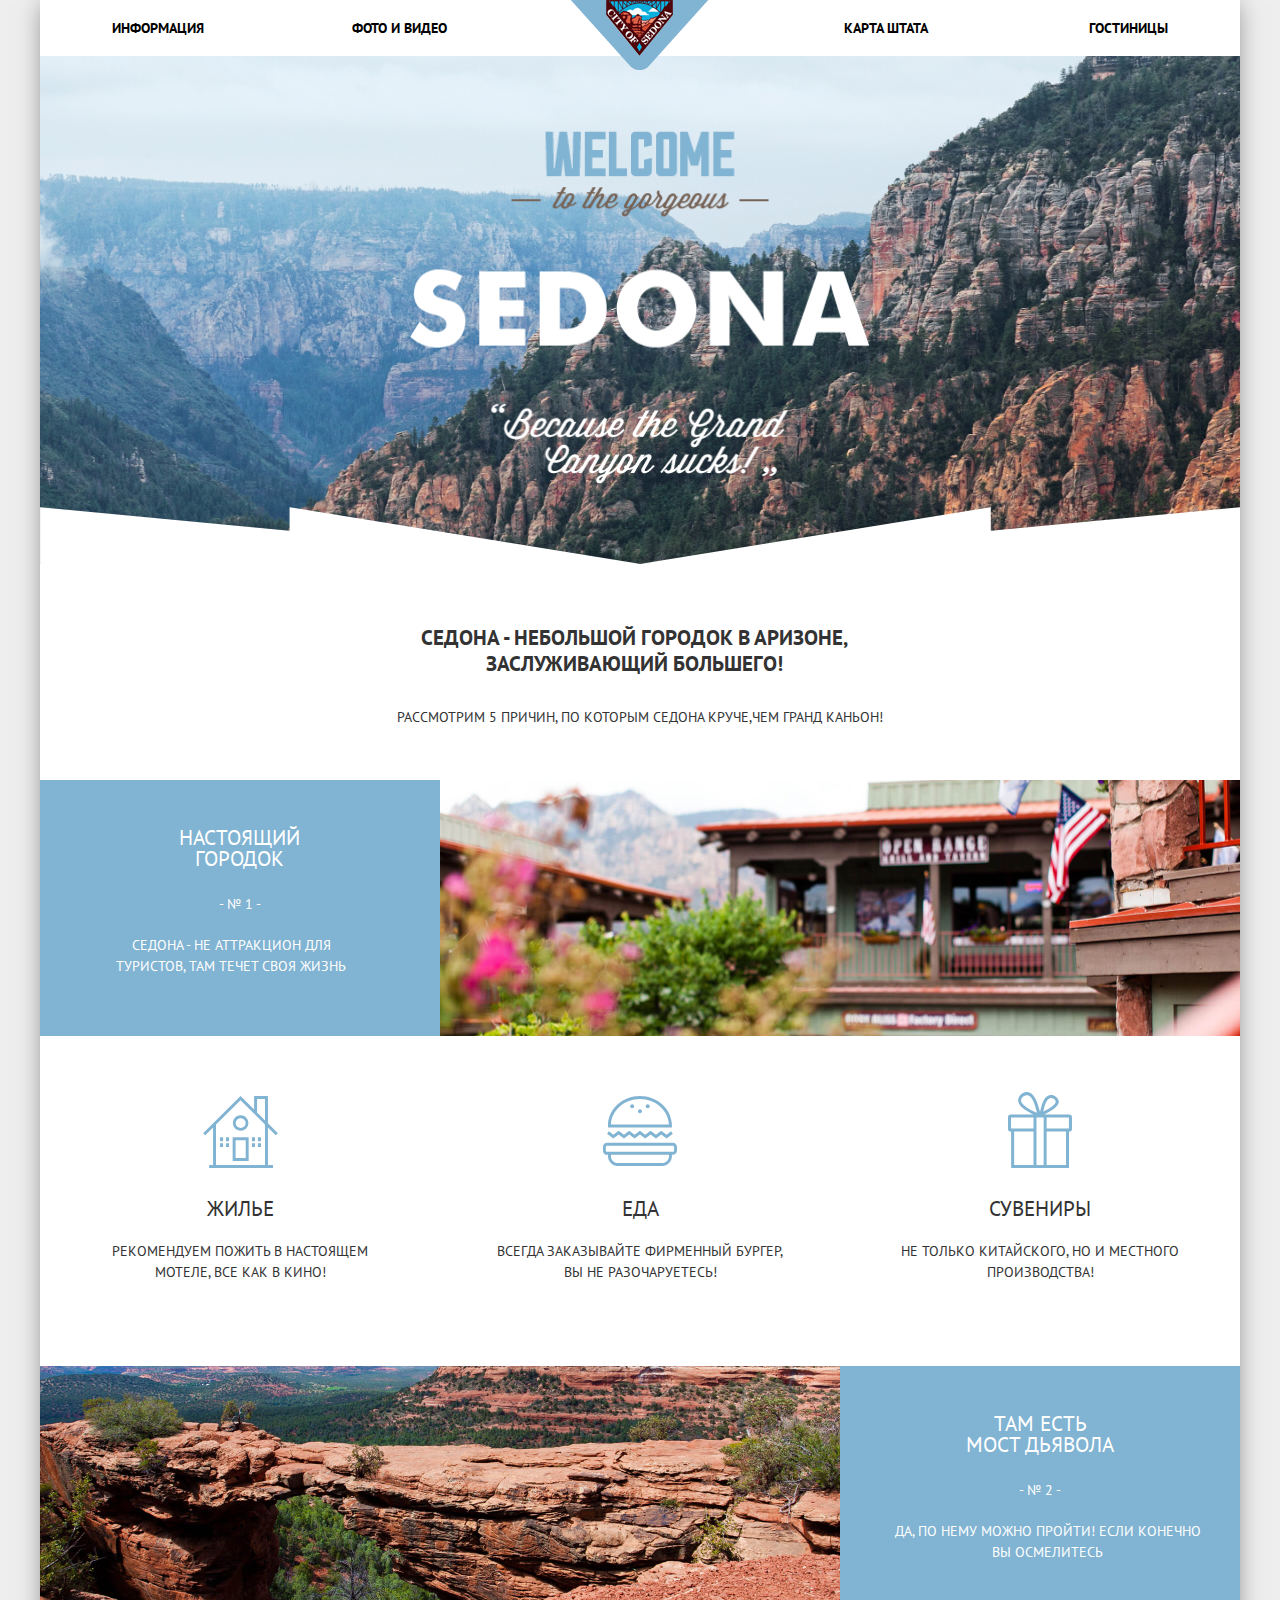
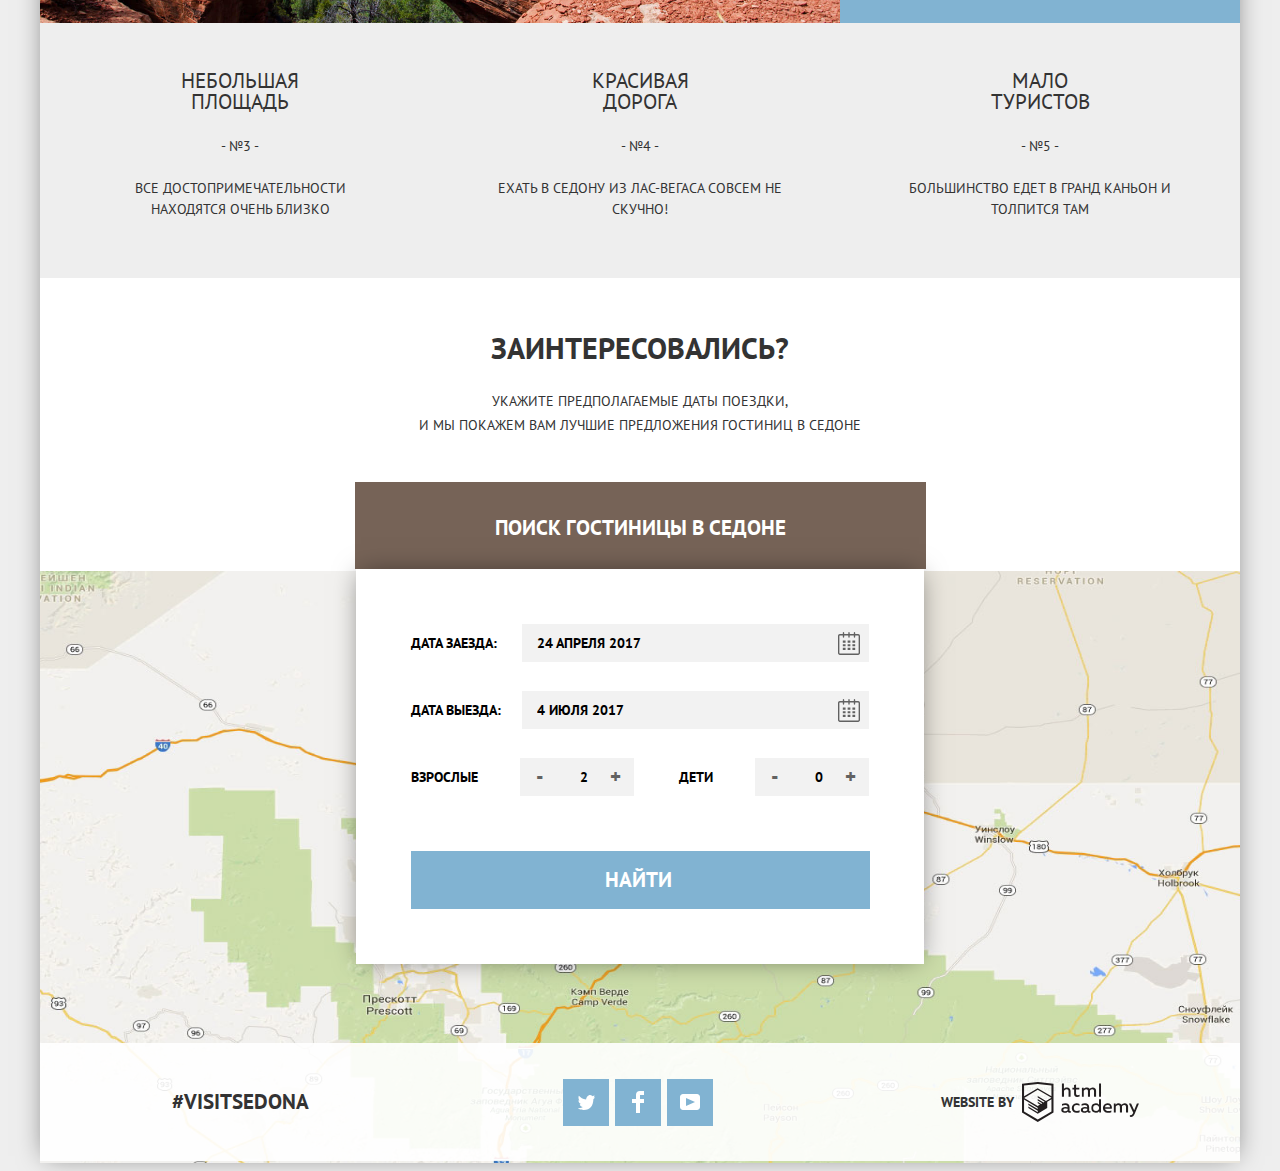
<file: index.html>
<!DOCTYPE html>
<html lang="ru">

<head>
  <meta charset="utf-8">
  <title>Welcome to Sedona!</title>
  <link href="https://fonts.googleapis.com/css?family=PT+Sans:400,700&amp;subset=cyrillic" rel="stylesheet">
  <link href="css/normalize.min.css" rel="stylesheet">
  <link href="css/style.min.css" rel="stylesheet">
</head>

<body>
  <header class="main-header">
    <nav class="main-navigation">
      <a class="main-header-logo">
        <img src="img/sedona_main_logo.png" width="138" height="70" alt="Логотип города Седона">
      </a>
      <ul class="navigation-menu">
        <li class="navigation-menu-item">
          <a href="info.html">Информация</a>
        </li>
        <li class="navigation-menu-item">
          <a href="foto-video.html">Фото и видео</a>
        </li>
        <li class="navigation-menu-item">
          <a href="state-map.html">Карта штата</a>
        </li>
        <li class="navigation-menu-item">
          <a href="hotels.html">Гостиницы</a>
        </li>
      </ul>
    </nav>
  </header>

  <main class="container">
    <h1 class="visually-hidden">Городок Седона</h1>
    <div class="welcome-sedona">
      <img class="sedona-inscription" src="img/index_welcome_to_the_gorgeous_sedona_inscription.png" alt="Welcome to the forgeous Sedona"
        width="460" height="350">
    </div>

    <section class="introduction-sedona">
      <h2 class="visually-hidden">Что вам стоит знать о Седоне</h2>
      <h3>Седона - небольшой городок в Аризоне, заслуживающий большего!</h3>
      <p>Рассмотрим 5 причин, по которым Седона круче,чем Гранд Каньон!</p>
    </section>

    <section class="features">
      <h2 class="visually-hidden">Преимущества Седоны</h2>
      <figure class="feature feature-pictured-numbered pictured-right">
        <figcaption>Настоящий городок</figcaption>
        <span>№ 1</span>
        <p>Седона - не аттракцион для туристов, там течет своя жизнь</p>
        <img src="img/town_1_feature.jpg" width="800" height="400" alt="Настоящий городок Седона">
      </figure>
      <div class="feature-iconed-wrapper">
        <figure class="feature feature-iconed home">
          <figcaption>Жилье</figcaption>
          <p>Рекомендуем пожить в настоящем мотеле, все как в кино!</p>
        </figure>

        <figure class="feature feature-iconed food">
          <figcaption>Еда</figcaption>
          <p>Всегда заказывайте фирменный бургер, вы не разочаруетесь!</p>
        </figure>

        <figure class="feature feature-iconed souvenirs">
          <figcaption>Сувениры</figcaption>
          <p>Не только китайского, но и местного производства!</p>
        </figure>
      </div>
      <figure class="feature feature-pictured-numbered pictured-left">
        <figcaption>Там есть
          <br>Мост Дьявола</figcaption>
        <span>№ 2</span>
        <p>Да, по нему можно пройти! Если конечно вы осмелитесь</p>
        <img src="img/bridge_2_feature.jpg" width="800" height="400" alt="Настоящий городок Седона">
      </figure>
      <div class="feature-unpictured-wrapper">
        <figure class="feature feature-unpictured-numbered">
          <figcaption>Небольшая площадь</figcaption>
          <span>№3</span>
          <p>Все достопримечательности находятся очень близко</p>
        </figure>

        <figure class="feature feature-unpictured-numbered">
          <figcaption>Красивая дорога</figcaption>
          <span>№4</span>
          <p>Ехать в Седону из Лас-Вегаса совсем не скучно!</p>
        </figure>

        <figure class="feature feature-unpictured-numbered">
          <figcaption>Мало туристов</figcaption>
          <span>№5</span>
          <p>Большинство едет в Гранд Каньон и толпится там</p>
        </figure>
      </div>
    </section>

    <section class="booking">
      <div class="booking-wrapper">
        <h2>Заинтересовались?</h2>
        <p class="booking-info">Укажите предполагаемые даты поездки,
          <br>и мы покажем вам лучшие предложения гостиниц в Седоне</p>
      </div>
      <button class="button search-hotels-button" name="booking-button" type="button">Поиск гостиницы в Седоне</button>
    </section>

    <section class="booking-form">
      <h2 class="visually-hidden">Поиск гостиницы в Седоне</h2>

      <form class="booking-box" method="get" action="https://echo.htmlacademy.ru">
        <div class="booking-item-date">
          <label for="checkin-date">Дата заезда: </label>
          <input type="text" name="date" id="checkin-date" value="" placeholder="24 апреля 2017">
          <button class="button calendar-button" name="calendar-button" title="выбрать дату заезда" type="button"></button>
        </div>

        <div class="booking-item-date">
          <label for="checkout-date">Дата выезда: </label>
          <input type="text" name="date" id="checkout-date" value="" placeholder="4 июля 2017">
          <button class="button calendar-button" name="calendar-button" title="выбрать дату отъезда" type="button"></button>
        </div>

        <div class="booking-item-number-wrapper">
          <div class="booking-item-number">
            <label for="number-of-adults">Взрослые
              <span class="visually-hidden"> Выбрать количество взрослых </span>
            </label>
            <button class="button button-minus" type="button" title="уменьшить количество взрослых на одного">-</button>
            <input type="text" name="adults" id="number-of-adults" value="2" placeholder="1">
            <button class="button button-plus" type="button" title="увеличить количество взрослых на одного">+</button>
          </div>

          <div class="booking-item-number">
            <label for="number-of-children">Дети
              <span class="visually-hidden"> Выбрать количество детей </span>
            </label>
            <button class="button button-minus" type="button" title="уменьшить количество детей на одного">-</button>
            <input type="text" name="children" id="number-of-children" value="0" placeholder="0">
            <button class="button button-plus" type="button" title="увеличить количество детей на одного">+</button>
          </div>
        </div>

        <button class="booking-button button" type="submit">Найти</button>
      </form>
    </section>

    <section class="map">
      <h2 class="visually-hidden">Карта проезда</h2>
      <iframe src="https://www.google.com/maps/embed?pb=!1m18!1m12!1m3!1d52385.18052164921!2d-111.83024376169357!3d34.85437335641882!2m3!1f0!2f0!3f0!3m2!1i1024!2i768!4f13.1!3m3!1m2!1s0x872da132f942b00d%3A0x5548c523fa6c8efd!2z0KHQtdC00L7QvdCwLCDQkNGA0LjQt9C-0L3QsCA4NjMzNiwg0KHQqNCQ!5e0!3m2!1sru!2sru!4v1512229454533"
        width="1200" height="592" style="border:0" allowfullscreen></iframe>
      <p>
        <img src="img/index_map.jpg" width="1200" height="592" alt="Схема проезда">
      </p>
    </section>
  </main>

  <footer class="main-footer">
    <div class="footer-wrapper">
      <div class="footer-hashtag"> #visitsedona</div>
      <div class="footer-social">
        <ul>
          <li>
            <a class="social-icon twitter-icon hide-text" href="#">Twitter</a>
          </li>

          <li>
            <a class="social-icon fb-icon hide-text" href="#">Facebook</a>
          </li>

          <li>
            <a class="social-icon youtube-icon hide-text" href="#">Youtube</a>
          </li>
        </ul>
      </div>

      <p class="footer-copyright">
        <b>Website by </b>
        <a class="html-logo hide-text" href="https://htmlacademy.ru/intensive/htmlcss">HTMLACADEMY</a>
      </p>
    </div>
  </footer>
  <script src="js/modal-popup.min.js"></script>
</body>

</html>
</file>
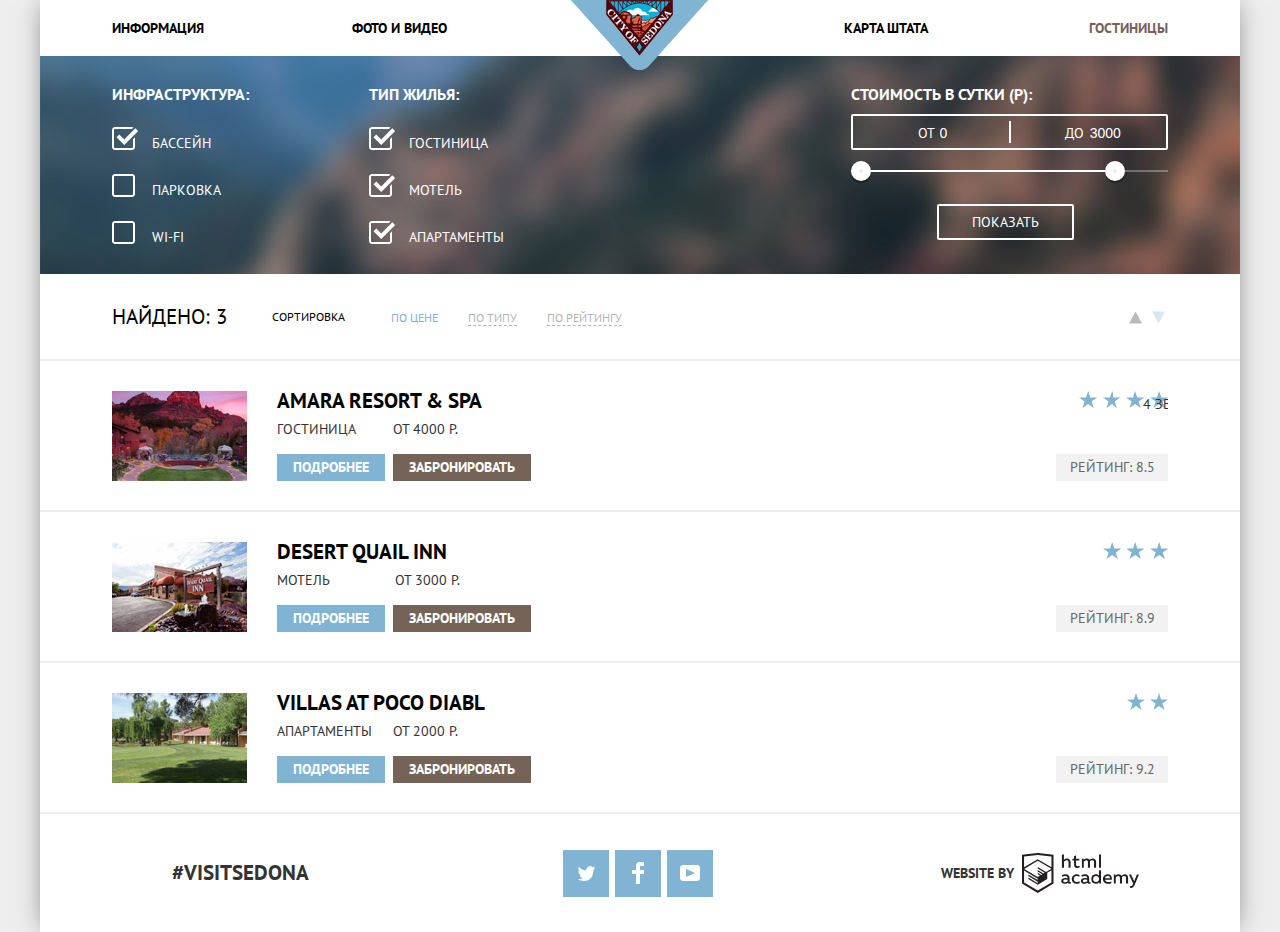
<file: hotels.html>
<!DOCTYPE html>
<html lang="ru">

<head>
  <meta charset="utf-8">
  <title>Sedona hotels</title>
  <link href="https://fonts.googleapis.com/css?family=PT+Sans:400,700&amp;subset=cyrillic" rel="stylesheet">
  <link href="css/normalize.min.css" rel="stylesheet">
  <link href="css/style.min.css" rel="stylesheet">
</head>

<body class="hotels-page">
  <header class="main-header">
    <nav class="main-navigation">
      <a class="main-header-logo inner-header-logo" href="index.html">
        <img src="img/sedona_main_logo.png" width="138" height="70" alt="Логотип города Седона">
      </a>
      <ul class="navigation-menu">
        <li class="navigation-menu-item">
          <a href="info.html">Информация</a>
        </li>
        <li class="navigation-menu-item">
          <a href="foto-video.html">Фото и видео</a>
        </li>
        <li class="navigation-menu-item">
          <a href="state-map.html">Карта штата</a>
        </li>
        <li class="navigation-menu-item-current">
          <a>Гостиницы</a>
        </li>
      </ul>
    </nav>
  </header>

  <main class="container">
    <section>
      <h2 class="visually-hidden">Фильтры</h2>
      <form class="filters" action="https://echo.htmlacademy.ru" method="get">
        <fieldset class="filters-fieldset infrastructure">
          <legend>Инфраструктура:</legend>
          <p class="filter-option">
            <input class="visually-hidden checkbox" type="checkbox" name="pool" id="filters-pool" checked>
            <label for="filters-pool" tabindex="0">Бассейн</label>
          </p>
          <p class="filter-option">
            <input class="visually-hidden checkbox" type="checkbox" name="parking" id="filters-parking">
            <label for="filters-parking" tabindex="0">Парковка</label>
          </p>
          <p class="filter-option">
            <input class="visually-hidden checkbox" type="checkbox" name="wifi" id="filters-wifi">
            <label for="filters-wifi" tabindex="0">Wi-Fi</label>
          </p>
        </fieldset>
        <fieldset class="filters-fieldset type">
          <legend>Тип жилья:</legend>
          <p class="filter-option">
            <input class="visually-hidden checkbox" type="checkbox" name="hotel" id="filters-hotel" checked>
            <label for="filters-hotel" tabindex="0">Гостиница</label>
          </p>
          <p class="filter-option">
            <input class="visually-hidden checkbox" type="checkbox" name="motel" id="filters-motel" checked>
            <label for="filters-motel" tabindex="0">Мотель</label>
          </p>
          <p class="filter-option">
            <input class="visually-hidden checkbox" type="checkbox" name="apartments" id="filters-apartment" checked>
            <label for="filters-apartment" tabindex="0">Апартаменты</label>
          </p>
        </fieldset>
        <div class="wrapper-price-range">
          <fieldset class="filters-fieldset price">
            <legend>Стоимость в сутки (р):</legend>
            <p class="range-box">
              <label class="price-min" for="price-min">От
                <input class="input-min" id="price-min" type="number" name="price-min" value="0" placeholder="0">
              </label>
              <label class="price-max" for="price-max">До
                <input id="price-max" type="number" name="price-max" value="3000" placeholder="3000">
              </label>
            </p>
            <div class="range-controls">
              <div class="range-scale">
                <div class="range-bar"></div>
              </div>
              <div class="range-button range-button-min" title="уменьшить стоимость" tabindex="0"></div>
              <div class="range-button range-button-max" title="увеличить стоимость" tabindex="0"></div>
            </div>
          </fieldset>
          <button class="button filters-btn" type="submit" title="показать отели по выбранным критериям" name="filters-btn">Показать</button>
        </div>
      </form>
    </section>
    <section class="search-sorting">
      <h2 class="visually-hidden">Количество и сортировка найденных отелей</h2>
      <p>Найдено: 3</p>
      <span>Сортировка</span>
      <ul>
        <li class="search-sorting-option-current">
          <a>По цене</a>
        </li>
        <li class="search-sorting-option">
          <a href="">По типу</a>
        </li>
        <li class="search-sorting-option">
          <a href="">По рейтингу</a>
        </li>
      </ul>
      <div class="arrows">
        <a class="arrow arrow-up hide-text" href="">По возрастанию</a>
        <a class="arrow arrow-down hide-text arrow-current">По убыванию</a>
      </div>
    </section>

    <section class="hotels">
      <h2 class="visually-hidden">Результаты поиска отелей</h2>
      <article class="hotel">
        <h3 class="visually-hidden">Найден отель</h3>
        <figure class="hotel-photo">
          <img src="img/hotels_amaro_resort_and_spa.jpg" width="135" height="90" alt="Гостиница Amara Resort & Spa">
        </figure>
        <div class="hotel-info">
          <a class="hotel-title" href="">Amara Resort & Spa</a>
          <div class="hotel-details">
            <div class="hotel-type type-hotel">Гостиница</div>
            <div class="hotel-price">От 4000 Р.</div>
          </div>
          <div class="hotel-actions">
            <a href="" class="button button-details">Подробнее</a>
            <a href="" class="button button-book">Забронировать</a>
          </div>
        </div>
        <div class="hotel-rating">
          <div class="stars stars-4 hide-text">4 звезды</div>
          <div class="score">Рейтинг: 8.5</div>
        </div>
      </article>

      <article class="hotel">
        <h3 class="visually-hidden">Найден отель</h3>
        <figure class="hotel-photo">
          <img src="img/hotels_desert_quail_inn.jpg" width="135" height="90" alt="Мотель Desert Quail Inn">
        </figure>
        <div class="hotel-info">
          <a class="hotel-title" href="">Desert Quail Inn</a>
          <div class="hotel-details">
            <div class="hotel-type type-motel">Мотель</div>
            <div class="hotel-price">От 3000 Р.</div>
          </div>
          <div class="hotel-actions">
            <a href="" class="button button-details">Подробнее</a>
            <a href="" class="button button-book">Забронировать</a>
          </div>
        </div>
        <div class="hotel-rating">
          <div class="stars stars-3 hide-text">3 звезды</div>
          <div class="score">Рейтинг: 8.9</div>
        </div>
      </article>

      <article class="hotel">
        <h3 class="visually-hidden">Найден отель</h3>
        <figure class="hotel-photo">
          <img src="img/hotels_villas_at_poco_diablo.jpg" width="135" height="90" alt="Апартаменты Villas At Poco Diablo">
        </figure>
        <div class="hotel-info">
          <a class="hotel-title" href="">Villas At Poco Diabl</a>
          <div class="hotel-details">
            <div class="hotel-type type-aparts">Апартаменты</div>
            <div class="hotel-price">От 2000 Р.</div>
          </div>
          <div class="hotel-actions">
            <a href="" class="button button-details">Подробнее</a>
            <a href="" class="button button-book">Забронировать</a>
          </div>
        </div>
        <div class="hotel-rating">
          <div class="stars stars-2 hide-text">2 звезды</div>
          <div class="score">Рейтинг: 9.2</div>
        </div>
      </article>
    </section>
  </main>

  <footer class="inner-footer">
    <div class="footer-wrapper">
      <div class="footer-hashtag"> #visitsedona</div>
      <div class="footer-social">
        <ul>
          <li>
            <a class="social-icon twitter-icon hide-text" href="#">Twitter</a>
          </li>

          <li>
            <a class="social-icon fb-icon hide-text" href="#">Facebook</a>
          </li>

          <li>
            <a class="social-icon youtube-icon hide-text" href="#">Youtube</a>
          </li>
        </ul>
      </div>

      <p class="footer-copyright">
        <b>Website by </b>
        <a class="html-logo hide-text" href="https://htmlacademy.ru/intensive/htmlcss">HTMLACADEMY</a>
      </p>
    </div>
  </footer>
</body>

</html>
</file>
<file: css/style.min.css>
body{min-width:768px;max-width:1200px;margin:0 auto;padding:0;font-family:"PT Sans", "Arial", sans-serif;font-size:14px;font-weight:400;line-height:26px;color:#333333;text-transform:uppercase;background-color:#eeeeee;-webkit-box-shadow:0 0 25px -5px rgba(0, 0, 0, .5);box-shadow:0 0 25px -5px rgba(0, 0, 0, .5);position:relative}*,*::before,*::after{-webkit-box-sizing:inherit;box-sizing:inherit}a{text-decoration:none}img{max-width:100%;height:auto}.container{background-color:#ffffff}.main-navigation{position:relative;color:#000000;background-color:#ffffff}.navigation-menu{margin:0;padding:0}.navigation-menu{display:-webkit-box;display:-ms-flexbox;display:flex;-webkit-box-pack:start;-ms-flex-pack:start;justify-content:flex-start;-webkit-box-orient:horizontal;-webkit-box-direction:normal;-ms-flex-flow:row wrap;flex-flow:row wrap;margin:0;padding:15px 0;list-style:none}.navigation-menu-item,.navigation-menu-item-current{-webkit-box-flex:1;-ms-flex:1 1 20%;flex:1 1 20%}.navigation-menu-item:nth-child(4n + 1),.navigation-menu-item:nth-child(4n + 2){text-align:left}.navigation-menu-item:nth-child(4n + 3),.navigation-menu-item:nth-child(4n + 4){text-align:right}.navigation-menu-item:nth-child(4n + 1){margin-left:6%}.navigation-menu-item:nth-child(4n - 2){margin-right:8%}.navigation-menu-item:nth-child(4n + 4){margin-right:6%}.footer-social-icons{list-style:none}.navigation-menu-item a{font-size:14px;line-height:26px;color:#000000;font-weight:700}.navigation-menu-item a:hover{color:#81b3d2}.navigation-menu-item a:active{opacity:0.3}.main-header-logo{position:absolute;left:50%;-webkit-transform:translateX(-50%);-ms-transform:translateX(-50%);transform:translateX(-50%)}.visually-hidden:not(:focus):not(:active),input[type="checkbox"].visually-hidden,input[type="radio"].visually-hidden{position:absolute;width:1px;height:1px;margin:-1px;border:0;padding:0;white-space:nowrap;clip:rect(0px 0px 0px 0px);overflow:hidden}.introduction-sedona{-webkit-box-sizing:border-box;box-sizing:border-box;width:100%;margin:0;padding:0}.introduction-sedona h3{width:444px;text-align:center;margin:0 auto;padding:0;text-align:center;margin:0 31%;margin-top:61px;margin-bottom:27px;font-size:21px;line-height:26px;font-weight:700}.introduction-sedona p{margin:0;padding:0;margin-bottom:50px;font-size:14px;line-height:26px;text-align:center}.welcome-sedona{display:-webkit-box;display:-ms-flexbox;display:flex;-ms-flex-pack:distribute;justify-content:space-around;-webkit-box-align:center;-ms-flex-align:center;align-items:center;-webkit-box-orient:horizontal;-webkit-box-direction:normal;-ms-flex-flow:row wrap;flex-flow:row wrap;width:100%;height:508px;background-color:#669ec0;background-image:url("../img/index_bottom_plank_to_background_image.png"), url("../img/index_welcome_background.jpeg");background-repeat:no-repeat, no-repeat;background-position:49% 100%, 0 29%;background-size:contain, cover}.sedona-inscription{padding-bottom:5px}.features{width:100%;display:-webkit-box;display:-ms-flexbox;display:flex;-webkit-box-orient:horizontal;-webkit-box-direction:normal;-ms-flex-direction:row;flex-direction:row;-ms-flex-wrap:wrap;flex-wrap:wrap;-webkit-box-pack:start;-ms-flex-pack:start;justify-content:flex-start;counter-reset:features;text-align:center}.feature{-webkit-box-flex:1;-ms-flex:1 1 21.33%;flex:1 1 21.33%;padding:47px 6% 32px;margin:0}.feature-pictured-numbered{position:relative;-ms-flex-preferred-size:88.33%;flex-basis:88.33%;overflow:hidden;color:white;background-color:#81b3d2}.feature-pictured-numbered span::before{content:"- "}.feature-pictured-numbered span::after{content:" -"}.feature.feature-pictured-numbered img{position:absolute;top:49%;width:66.67%;-webkit-transform:translateY(-50%);-ms-transform:translateY(-50%);transform:translateY(-50%);-o-object-fit:cover;object-fit:cover}.pictured-right{padding-right:72.67%}.pictured-right img{right:0}.pictured-left{padding-left:72.67%}.pictured-left img{left:0}.feature.feature-pictured-numbered figcaption{font-size:21px;line-height:21px;margin-left:40px;margin-right:40px;margin-bottom:25px}.feature.feature-pictured-numbered span,.feature.feature-pictured-numbered p{display:inline-block;text-align:center;vertical-align:middle;font-size:14px;line-height:21px;font-weight:400;margin:0;padding:0;margin-bottom:20px}.feature-pictured-numbered.pictured-right p{margin-left:-17px;margin-bottom:27px}.feature-pictured-numbered.pictured-left p{margin:0 auto;margin-right:-40px;margin-left:-25px;margin-bottom:28px}.feature-iconed-wrapper{display:-webkit-box;display:-ms-flexbox;display:flex;-ms-flex-wrap:nowrap;flex-wrap:nowrap}.feature-iconed{width:33.3%;padding:49px 48px 32px;background-color:#ffffff}.feature-iconed figcaption{font-size:21px;line-height:21px;margin-bottom:22px}.feature.feature-iconed.home figcaption::before{display:block;content:"";height:76px;width:75px;background:url("../img/icon-1.svg") no-repeat;margin:11px auto 26px}.feature.feature-iconed.food figcaption::before{display:block;content:"";height:76px;width:75px;background:url("../img/icon-3.svg") no-repeat;margin:11px auto 26px}.feature.feature-iconed.souvenirs figcaption::before{display:block;content:"";height:76px;width:75px;background:url("../img/icon-2.svg") no-repeat center;margin:7px auto 30px}.feature-iconed p{text-align:center;font-size:14px;line-height:21px;margin-bottom:51px}.feature-unpictured-wrapper{display:-webkit-box;display:-ms-flexbox;display:flex;-ms-flex-wrap:nowrap;flex-wrap:nowrap}.feature-unpictured-numbered{display:-webkit-box;display:-ms-flexbox;display:flex;-webkit-box-orient:vertical;-webkit-box-direction:normal;-ms-flex-direction:column;flex-direction:column;-ms-flex-wrap:nowrap;flex-wrap:nowrap;-ms-flex-preferred-size:33.3%;flex-basis:33.3%;padding:47px 58px 40px;background-color:#eeeeee}.feature-unpictured-numbered span::before{content:"- "}.feature-unpictured-numbered span::after{content:" -"}.feature-unpictured-numbered figcaption{width:120px;-ms-flex-item-align:center;align-self:center;margin-bottom:24px;font-size:21px;line-height:21px}.feature-unpictured-numbered p{padding:0;margin:0 auto;font-size:14px;line-height:21px;margin-bottom:18px}.feature-unpictured-numbered span{margin:0;padding:0;margin-bottom:21px;font-size:14px;line-height:21px}.booking{width:100%;background-color:#ffffff}.booking-wrapper{-webkit-box-sizing:border-box;box-sizing:border-box;width:574px;margin:0 auto;padding:52px 20px 45px;text-align:center}.booking-wrapper h2{margin:0;padding:0;margin-bottom:23px;font-size:30px;line-height:36px}.booking p{margin:0;padding:0;font-size:14px;line-height:24px}.button{font:inherit;text-align:center;vertical-align:middle;text-transform:uppercase;border:none}.search-hotels-button{display:block;text-align:left;margin:0 auto;padding:33px 140px 28px 140px;font-size:21px;line-height:26px;font-weight:700;color:#ffffff;background-color:#766357;cursor:pointer;border-radius:0}.search-hotels-button:hover{background-color:#604e43}.search-hotels-button:focus{color:#928a85;background-color:#503e33}.booking-box{-webkit-box-sizing:border-box;box-sizing:border-box;position:absolute;width:568px;padding:55px 55px;left:0;right:0;margin:0 auto;background-color:#ffffff;z-index:4;-webkit-box-shadow:0 0 25px -5px rgba(0, 0, 0, .5);box-shadow:0 0 25px -5px rgba(0, 0, 0, .5)}.booking-box-hide{display:none}.booking-box-show{display:none}.booking-box-bounce{-webkit-animation-name:bounce;animation-name:bounce;-webkit-animation-duration:0.8s;animation-duration:0.8s}.booking-box-error{-webkit-animation-name:shake;animation-name:shake;-webkit-animation-duration:0.8s;animation-duration:0.8s}@-webkit-keyframes "bounce"{0%{-webkit-transform:translateY(-5px);transform:translateY(-5px);}100%{-webkit-transform:translateY(0);transform:translateY(0);}}@keyframes "bounce"{0%{-webkit-transform:translateY(-5px);transform:translateY(-5px);}100%{-webkit-transform:translateY(0);transform:translateY(0);}}@-webkit-keyframes "shake"{0%,100%{-webkit-transform:translateX(0);transform:translateX(0);}10%,30%,50%,70%,90%{-webkit-transform:translateX(-10px);transform:translateX(-10px);}20%,40%,60%,80%{-webkit-transform:translateX(10px);transform:translateX(10px);}}@keyframes "shake"{0%,100%{-webkit-transform:translateX(0);transform:translateX(0);}10%,30%,50%,70%,90%{-webkit-transform:translateX(-10px);transform:translateX(-10px);}20%,40%,60%,80%{-webkit-transform:translateX(10px);transform:translateX(10px);}}.booking-item-date{display:-webkit-box;display:-ms-flexbox;display:flex;-webkit-box-pack:start;-ms-flex-pack:start;justify-content:flex-start;-webkit-box-align:center;-ms-flex-align:center;align-items:center;color:#000000;font-weight:700;border:none;-ms-flex-wrap:nowrap;flex-wrap:nowrap;margin-bottom:29px}.booking-item-date input{width:345px;height:38px;padding:0px 50px 0px 15px;margin:0;font:inherit;text-transform:uppercase;font-size:14px;font-weight:700;line-height:26px;color:#000000;text-align:left;vertical-align:middle;background-color:#f2f2f2;border:none;-webkit-box-sizing:border-box;box-sizing:border-box}.booking-item-date input::-webkit-input-placeholder{color:#000000;opacity:1}.booking-item-date input:-ms-input-placeholder{color:#000000;opacity:1}.booking-item-date input::-ms-input-placeholder{color:#000000;opacity:1}.booking-item-date input::placeholder{color:#000000;opacity:1}.booking-item-date label{width:28%}.calendar-button{width:18px;height:23px;padding:17px 18px;background-color:#f2f2f2;background-image:url(../img/calendar.svg);background-repeat:no-repeat;background-size:22px 25px;background-position:center;border:2px solid #f2f2f2;border-radius:0}.calendar-button:hover{background-image:url("../img/calendar-hover.svg");background-color:#ebebeb}.calendar-button:active{background-image:url("../img/calendar-focus.svg");outline:none;background-color:transparent}.booking-item-number-wrapper{display:-webkit-box;display:-ms-flexbox;display:flex;-ms-flex-wrap:nowrap;flex-wrap:nowrap;-webkit-box-pack:justify;-ms-flex-pack:justify;justify-content:space-between;margin-bottom:35px}.booking-item-number{margin:0;margin-bottom:20px;display:-webkit-box;display:-ms-flexbox;display:flex;-webkit-box-pack:start;-ms-flex-pack:start;justify-content:flex-start;-webkit-box-align:center;-ms-flex-align:center;align-items:center;color:#000000;font-weight:700;border:none;-ms-flex-wrap:nowrap;flex-wrap:nowrap}.booking-item-number:nth-child(2){margin-left:30px}.booking-item-number input{width:38px;height:38px;padding:0px 0px 0px 14px;margin:0;font:inherit;font-size:14px;font-weight:700;line-height:26px;text-align:center;vertical-align:middle;text-transform:uppercase;color:#000000;background-color:#f2f2f2;border:none;outline:none;-webkit-box-sizing:border-box;box-sizing:border-box}.booking-box input:hover{background-color:#ebebeb}.booking-box input:focus{background-color:transparent;border:2px solid #ebebeb;outline:none}.booking-item-date label{width:28%}.booking-box .booking-button{display:inline-block;vertical-align:middle;padding:16px 198px 16px 194px;margin:0 auto;font:inherit;font-size:21px;line-height:26px;font-weight:700;color:#ffffff;background-color:#81b3d2;border-radius:0}.booking-box .booking-button:hover{width:100%;background-color:#669ec0}.booking-box .booking-button:active{color:#88b6d1;background-color:#5496bd}.button-plus,.button-minus{width:38px;height:38px;padding:0px 1px 0px 2px;font-size:21px;font-weight:700;line-height:26px;color:rgba(0, 0, 0, 0.6);background-color:#f2f2f2;outline:none;border-radius:0}.button-minus{margin-left:42px}.button-plus:hover,.button-minus:hover{color:#000000;opacity:1;background-color:#ebebeb}.button-plus:active,.button-minus:active{color:#81b3d2;background-color:transparent;outline:none;border:2px solid #ebebeb}.map{width:100%;height:592px}.map p{position:absolute;left:0;bottom:-10px;margin:0;padding:0;z-index:1}.map img{height:592px;border:none}.map iframe{position:relative;width:100%;border:none;z-index:3}.main-footer{position:absolute;width:100%;bottom:0;padding:0;background-color:rgba(255, 255, 255, .9);z-index:5}.footer-wrapper{display:-webkit-box;display:-ms-flexbox;display:flex;padding:25px 0;margin:0 11%;-webkit-box-pack:justify;-ms-flex-pack:justify;justify-content:space-between;-webkit-box-align:center;-ms-flex-align:center;align-items:center;-ms-flex-wrap:nowrap;flex-wrap:nowrap}.footer-hashtag{margin:auto 0;-webkit-box-sizing:border-box;box-sizing:border-box;font-size:21px;line-height:26px;font-weight:700;width:33.3%}.footer-social{width:33.3%;margin-right:38px}.footer-social ul{display:-webkit-box;display:-ms-flexbox;display:flex;-webkit-box-pack:justify;-ms-flex-pack:justify;justify-content:space-between;-webkit-box-align:center;-ms-flex-align:center;align-items:center;width:150px;height:48px;-ms-flex-wrap:wrap;flex-wrap:wrap;justify-content:space-between;list-style:none;padding:0;margin:0 auto}.social-icon{display:-webkit-box;display:-ms-flexbox;display:flex;-webkit-box-align:center;-ms-flex-align:center;align-items:center;-webkit-box-pack:center;-ms-flex-pack:center;justify-content:center;width:46px;height:47px;color:#ffffff;background-color:#81b3d2}.social-icon.hide-text{display:inline-block;vertical-align:middle;text-indent:100%;white-space:nowrap;overflow:hidden}.social-icon:hover{background-color:#669ec0}.social-icon.twitter-icon:focus{background-image:url("../img/twitter-focus.svg")}.social-icon.fb-icon:focus{background-image:url("../img/fb-focus.svg")}.social-icon.youtube-icon:focus{background-image:url("../img/youtube-focus.svg")}.social-icon.twitter-icon{background-image:url("../img/twitter.svg");background-repeat:no-repeat;background-position:center}.social-icon.fb-icon{background-image:url("../img/fb-icon.svg");background-repeat:no-repeat;background-position:center}.social-icon.youtube-icon{background-image:url("../img/youtube.svg");background-repeat:no-repeat;background-position:center}.footer-copyright{width:33.3%;display:-webkit-box;display:-ms-flexbox;display:flex;-ms-flex-wrap:nowrap;flex-wrap:nowrap;-webkit-box-pack:end;-ms-flex-pack:end;justify-content:flex-end;-webkit-box-align:center;-ms-flex-align:center;align-items:center;margin-right:-34px}.footer-copyright b{white-space:nowrap}.html-logo.hide-text{text-indent:100%;white-space:nowrap;overflow:hidden}.html-logo{width:120px;height:40px;color:#000000;margin-left:8px;background-image:url("../img/logo-htmlacademy.svg");background-repeat:no-repeat;background-position:0 0}.html-logo:hover{background-image:url("../img/logo-htmlacademy-hover.svg")}.html-logo:focus{background-image:url("../img/logo-htmlacademy-focus.svg")}.inner-footer{position:static;margin:0;padding:0;background-color:#ffffff}.navigation-menu-item-current{text-align:right;margin-right:6%}.navigation-menu-item-current a{font-size:14px;line-height:26px;font-weight:700;color:#766357}.filters{display:-webkit-box;display:-ms-flexbox;display:flex;-webkit-box-pack:start;-ms-flex-pack:start;justify-content:flex-start;width:100%;height:218px;padding-left:6%;padding-right:6%;font:inherit;color:#ffffff;background-color:#2d4448;background-image:url("../img/hotel_background_image.jpg");background-position:center;background-repeat:no-repeat;-webkit-box-sizing:border-box;box-sizing:border-box}.filters input{font-size:14px;line-height:21px;font-weight:400;color:#ffffff;border:2px solid #ffffff;border-radius:2px;background-color:transparent;outline-offset:20px}.filters legend{margin:0;margin-bottom:25px;padding:0;font-size:16px;line-height:21px;font-weight:700}.filters-fieldset{margin:0;margin-top:28px;margin-bottom:auto;padding:0;padding-bottom:20px;text-align:left;border:none}.filters-fieldset.infrastructure{max-width:130px;margin-right:120px}.filters-fieldset.type{margin-right:50px}.filters-fieldset .filter-option{margin:0;margin-bottom:21px;padding:0;padding-left:40px}.filter-option label{position:relative;display:block;cursor:pointer;-webkit-user-select:none;-moz-user-select:none;-ms-user-select:none;user-select:none;outline:none}.filters-fieldset .filter-option:last-of-type{margin-bottom:0}.checkbox+label::before{content:"";position:absolute;top:-3px;left:-40px;width:23px;height:23px;background-image:url("../img/checkbox-off.svg");cursor:pointer}.checkbox+label:focus::before{outline:thin solid;outline:5px auto}.checkbox:checked+label::before{content:"";position:absolute;top:-3px;left:-40px;width:23px;height:23px;background-image:url("../img/checkbox-on.svg")}.checkbox:checked+label::before{content:"";position:absolute;top:-3px;left:-40px;width:26px;height:23px;background-image:url("../img/checkbox-on.svg")}.checkbox:disabled+label{color:#766357}.checkbox:disabled+label::before{content:"";position:absolute;top:-3px;left:-40px;width:26px;height:23px;background-image:url("../img/checkbox-off-disabled.svg");background-repeat:no-repeat}.checkbox:checked:disabled+label::before{content:"";position:absolute;top:-3px;left:-40px;width:26px;height:23px;background-image:url("../img/checkbox-on-disabled.svg")}.wrapper-price-range{display:-webkit-box;display:-ms-flexbox;display:flex;-webkit-box-orient:vertical;-webkit-box-direction:normal;-ms-flex-direction:column;flex-direction:column;-webkit-box-pack:center;-ms-flex-pack:center;justify-content:center;margin-left:auto;margin-bottom:auto;max-width:317px;min-width:230px;-webkit-box-sizing:border-box;box-sizing:border-box}.price legend{margin-bottom:9px}.range-box{position:relative;display:-webkit-box;display:-ms-flexbox;display:flex;width:100%;height:36px;margin:0;padding:0;margin-bottom:20px;font-size:0px;border:2px solid #ffffff;border-radius:2px;margin-bottom:20px;-webkit-box-sizing:border-box;box-sizing:border-box}.range-box::after{content:"";position:absolute;top:50%;left:50%;width:2px;height:22px;background-color:#ffffff;-webkit-transform:translate(-50%, -50%);-ms-transform:translate(-50%, -50%);transform:translate(-50%, -50%)}.range-box label{width:40%;margin:auto;font-size:14px;line-height:21px;text-align:right}.range-box input{width:50%;margin:3px 0 auto;margin-left:auto;line-height:1;background:none;border:none}.range-box input::-webkit-outer-spin-button,.range-box input::-webkit-inner-spin-button{-webkit-appearance:none;margin:0}.range-box input{-moz-appearance:textfield}.range-box .input-min{width:45%}.range-controls{position:relative;margin-bottom:12px}.range-controls .range-scale{height:2px;background-color:rgba(255, 255, 255, 0.3)}.range-controls .range-bar{width:80%;height:2px;background-color:#ffffff}.range-button{position:absolute;top:-9px;width:20px;height:20px;background:#eeeeee;border:8px solid #ffffff;border-radius:50%;-webkit-box-shadow:0 2px 1px 0 rgba(0, 1, 1, 0.4);box-shadow:0 2px 1px 0 rgba(0, 1, 1, 0.4);cursor:pointer}.range-button:hover,.range-button:focus{width:5px;height:5px}.range-button-min{left:0}.range-button-max{left:80%}.button.filters-btn{margin:0;margin-left:27%;width:137px;padding:3px 33px;font:inherit;color:#ffffff;text-align:center;vertical-align:middle;border:2px solid #ffffff;border-radius:2px;background-color:transparent;-webkit-box-sizing:border-box;box-sizing:border-box;cursor:pointer}.button.filters-btn:hover,.button.filters-btn:focus{color:#2d4448;border:2px solid #ffffff;border-radius:2px;background-color:#ffffff}.search-sorting{display:-webkit-box;display:-ms-flexbox;display:flex;width:100%;min-height:66px;-webkit-box-pack:start;-ms-flex-pack:start;justify-content:flex-start;-webkit-box-align:center;-ms-flex-align:center;align-items:center;padding:30px 6% 29px 6%;border-bottom:2px solid #eeeeee;-webkit-box-sizing:border-box;box-sizing:border-box}.search-sorting ul{display:-webkit-box;display:-ms-flexbox;display:flex;-webkit-box-pack:justify;-ms-flex-pack:justify;justify-content:space-between;-webkit-box-align:center;-ms-flex-align:baseline;align-items:center;list-style:none;margin:0;padding:0;-ms-flex-wrap:wrap;flex-wrap:wrap}.search-sorting li{margin-right:30px}.search-sorting span{margin-right:46px;font-size:12px;line-height:18px;color:#000000;white-space:nowrap}.search-sorting p{display:inline-block;vertical-align:middle;padding:0;margin:0;margin-right:45px;font-size:21px;line-height:26px;color:#000000;white-space:nowrap}.search-sorting-option a{font-size:12px;line-height:18px;color:#000000;opacity:0.3;border-bottom:1px dashed #000000;white-space:nowrap}.search-sorting-option a:hover{color:#81b3d2;border-bottom:1px dashed #81b3d2}.search-sorting-option a:focus{color:#000000;opacity:1;border-bottom:none}.search-sorting-option-current a{font-size:12px;line-height:18px;color:#81b3d2;border-bottom:none;white-space:nowrap}.arrows{display:-webkit-box;display:-ms-flexbox;display:flex;-webkit-box-pack:end;-ms-flex-pack:end;justify-content:flex-end;width:45%;margin-left:38px}.arrow.hide-text{text-indent:100%;white-space:nowrap;overflow:hidden}.arrow-up{color:#000000;opacity:0.3;margin-left:10px;background-image:url("../img/icon-up-dir.svg");background-repeat:no-repeat;background-position:0 0;background-size:13px 13px;width:13px;height:13px}.arrow-down{color:#000000;opacity:0.3;margin-left:10px;background-image:url("../img/icon-down-dir.svg");background-repeat:no-repeat;background-position:0 0;background-size:13px 13px;width:13px;height:13px}.arrow-down.arrow-current{background-image:url("../img/icon-down-dir-current.svg")}.arrow-up:hover{background-image:url("../img/icon-up-dir-hover.svg")}.arrow-up:focus{background-image:url("../img/icon-up-dir-focus.svg");opacity:1}.hotels .hotel{display:-webkit-box;display:-ms-flexbox;display:flex;-webkit-box-orient:horizontal;-webkit-box-direction:normal;-ms-flex-flow:row nowrap;flex-flow:row nowrap;padding:30px 6% 29px 6%;border-bottom:2px solid #eeeeee}.hotels .hotel:first-child{border-top:2px solid #ffffff}.hotels .hotel-photo{-webkit-box-flex:0;-ms-flex:0 0 135px;flex:0 0 135px;margin:0;margin-right:30px}.hotel-photo img{display:block}.hotels .hotel-info{display:-webkit-box;display:-ms-flexbox;display:flex;-webkit-box-orient:vertical;-webkit-box-direction:normal;-ms-flex-flow:column wrap;flex-flow:column wrap;-webkit-box-pack:justify;-ms-flex-pack:justify;justify-content:space-between;-ms-flex-line-pack:start;align-content:flex-start;-webkit-box-flex:1;-ms-flex:1 1 auto;flex:1 1 auto;margin-right:30px;margin-top:-3px}.hotel-info a{display:inline-block;vertical-align:middle;font-size:21px;line-height:26px;color:#000000;font-weight:700}.hotel-info a:hover{color:#81b3d2}.hotel-info a:active{opacity:0.3}.hotels .hotel-details{display:-webkit-box;display:-ms-flexbox;display:flex}.hotel-actions{display:-webkit-box;display:-ms-flexbox;display:flex;-webkit-box-align:center;-ms-flex-align:center;align-items:center}.hotel-actions .button{font-size:14px;line-height:21px;color:#ffffff}.button.button-details{text-align:center;vertical-align:middle;padding:3px 16px;margin-right:8px;background-color:#81b3d2;color:#ffffff}.button.button-details:hover{color:#ffffff;background-color:#669ec0}.button.button-details:focus{color:#88b6d1;background-color:#5496bd}.button.button-book{padding:3px 16px;text-align:center;vertical-align:middle;background-color:#766357}.button.button-book:hover{color:#ffffff;background-color:#604e43}.button.button-book:focus{color:#928a85;background-color:#503e33}.hotel-type,.hotel-price{margin-bottom:10px;font-size:14px;line-height:21px;color:#333333}.type-hotel{margin-right:37px}.type-motel{margin-right:65px}.type-aparts{margin-right:21px}.hotels .hotel-rating{display:-webkit-box;display:-ms-flexbox;display:flex;-webkit-box-orient:vertical;-webkit-box-direction:normal;-ms-flex-flow:column nowrap;flex-flow:column nowrap;-webkit-box-pack:justify;-ms-flex-pack:justify;justify-content:space-between;-webkit-box-align:end;-ms-flex-align:end;align-items:flex-end;-webkit-box-flex:0;-ms-flex:0 0 135px;flex:0 0 135px}.hotels .stars,.hotels .score{text-align:right}.hotel-rating .hide-text{text-indent:100%;white-space:nowrap;overflow:hidden}.stars{display:-webkit-box;display:-ms-flexbox;display:flex;-webkit-box-pack:justify;-ms-flex-pack:justify;justify-content:space-between;background-image:url("../img/star.svg");background-repeat:space;width:18px;height:18px}.stars.hide-text{text-indent:100%;white-space:nowrap;overflow:hidden}.stars-5{width:90px}.stars-4{width:89px}.stars-3{width:65px}.stars-2{width:41px}.stars-1{width:18px}.hotels .score{width:100px;padding:3px 6px;font-size:14px;line-height:21px;color:#666666;background-color:#f2f2f2;-ms-flex-item-align:end;align-self:flex-end;text-align:center}
</file>
